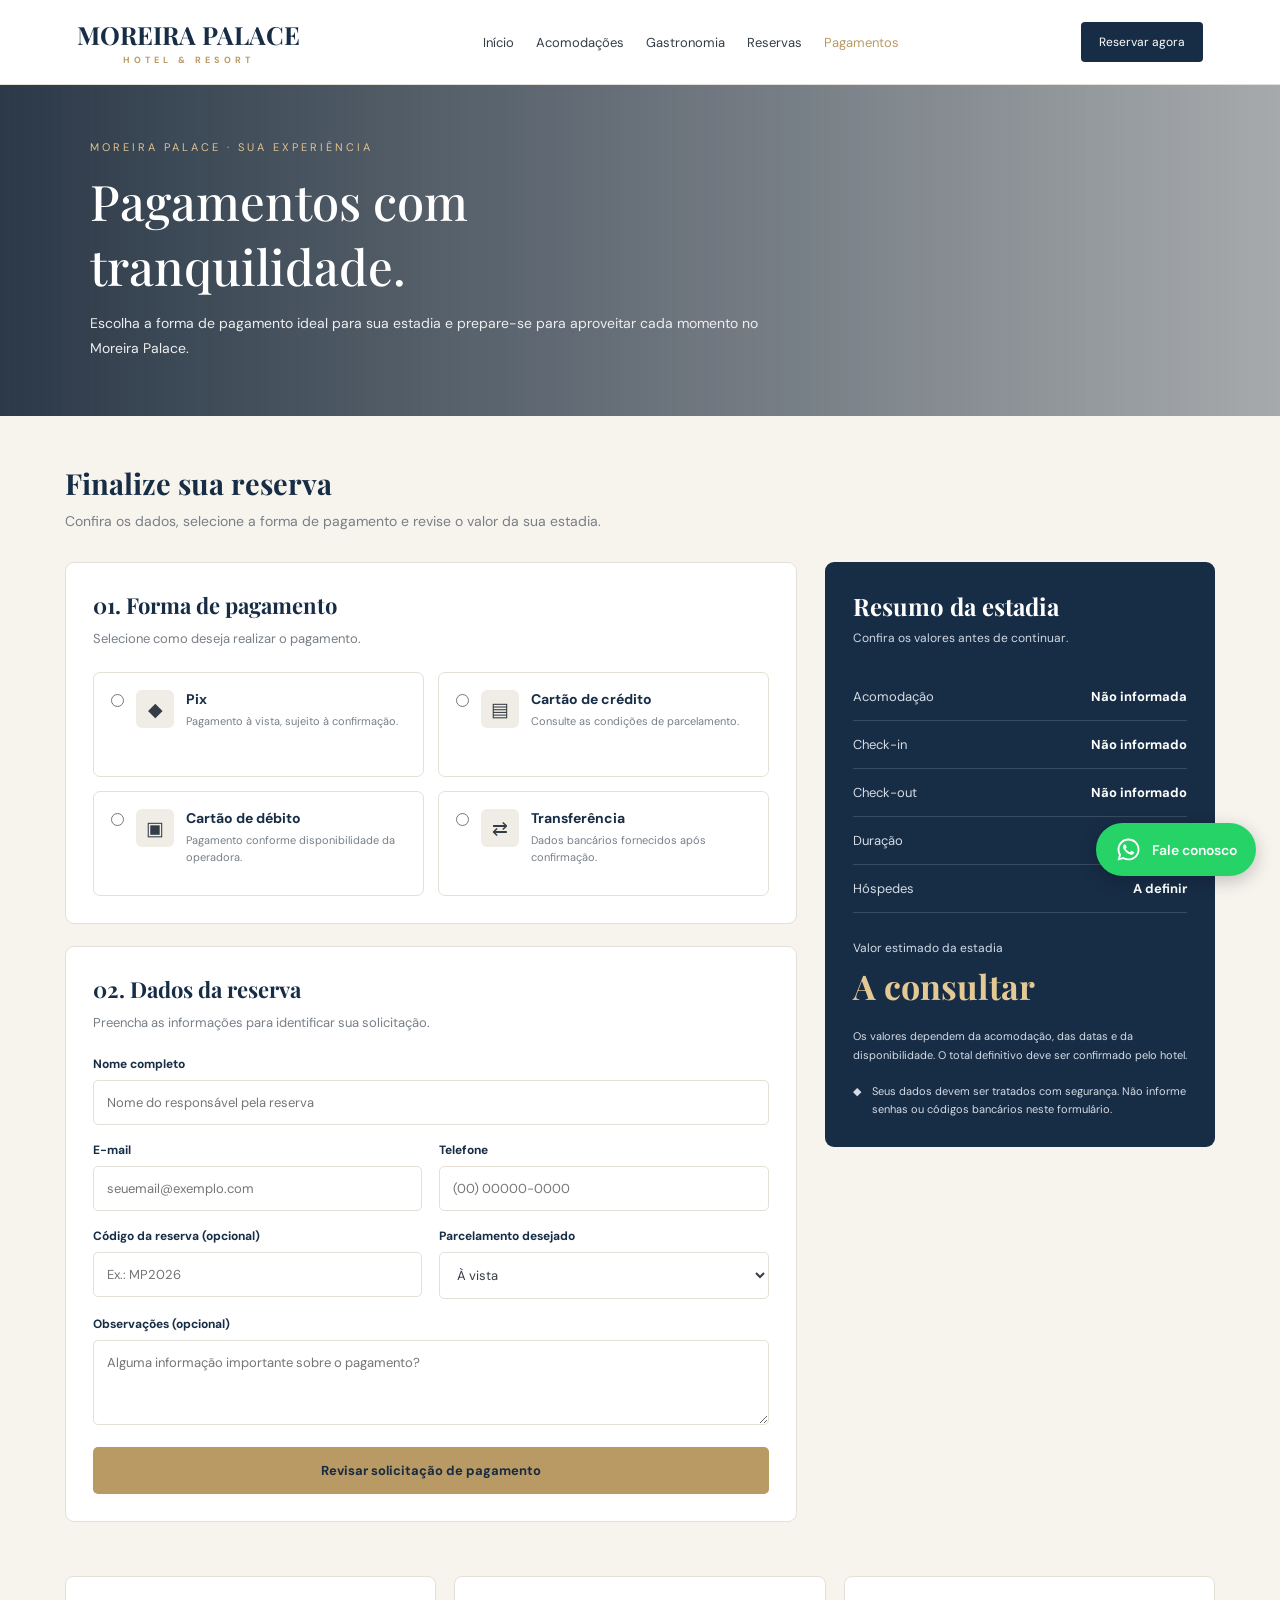
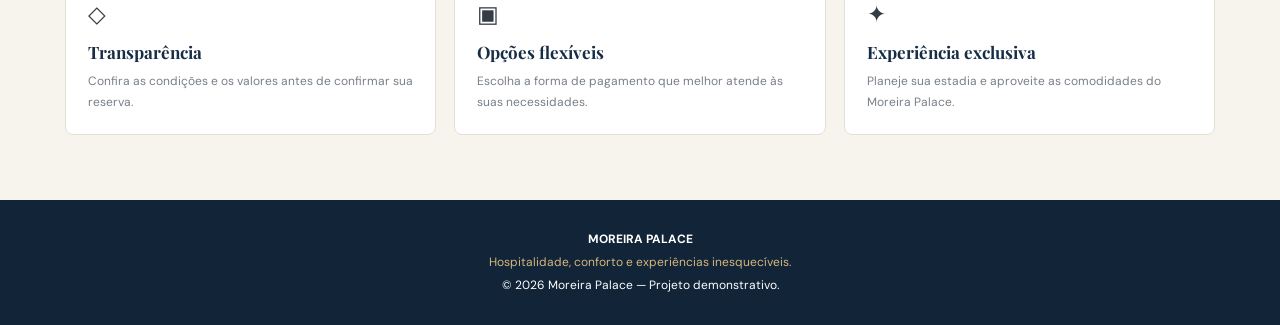
<file: pagamentos.html>
<!DOCTYPE html>
<html lang="pt-BR">
<head>
    <meta charset="UTF-8">
    <meta name="viewport" content="width=device-width, initial-scale=1.0">
    <title>Pagamentos | Moreira Palace</title>

    <link rel="preconnect" href="https://fonts.googleapis.com">
    <link rel="preconnect" href="https://fonts.gstatic.com" crossorigin>
    <link href="https://fonts.googleapis.com/css2?family=DM+Sans:wght@400;500;600;700&family=Playfair+Display:wght@500;600;700&display=swap" rel="stylesheet">

    <style>
        * {
            margin: 0;
            padding: 0;
            box-sizing: border-box;
        }

        :root {
            --azul: #172d46;
            --azul-claro: #29445f;
            --dourado: #b99a65;
            --creme: #f7f4ee;
            --branco: #ffffff;
            --texto: #343c45;
            --cinza: #777f87;
            --borda: #e5e0d7;
        }

        body {
            font-family: 'DM Sans', sans-serif;
            background: var(--creme);
            color: var(--texto);
        }

        a {
            text-decoration: none;
            color: inherit;
        }

        header {
            background: var(--branco);
            padding: 18px 6%;
            display: flex;
            align-items: center;
            justify-content: space-between;
            gap: 25px;
            border-bottom: 1px solid var(--borda);
        }

        .logo {
            color: var(--azul);
            font-family: 'Playfair Display', serif;
            font-size: 25px;
            font-weight: 700;
            white-space: nowrap;
        }

        .logo span {
            display: block;
            color: var(--dourado);
            font-family: 'DM Sans', sans-serif;
            font-size: 9px;
            letter-spacing: 4px;
            text-align: center;
            margin-top: 3px;
        }

        nav {
            display: flex;
            align-items: center;
            justify-content: center;
            flex-wrap: wrap;
            gap: 22px;
            font-size: 13px;
        }

        nav a {
            transition: color .2s;
        }

        nav a:hover,
        nav a.ativo {
            color: var(--dourado);
        }

        .botao-topo {
            background: var(--azul);
            color: white;
            padding: 12px 18px;
            border-radius: 4px;
            font-size: 12px;
            white-space: nowrap;
        }

        .hero {
            min-height: 260px;
            padding: 55px 7%;
            color: white;
            display: flex;
            align-items: center;
            background:
                linear-gradient(90deg, rgba(15, 31, 49, .88), rgba(15, 31, 49, .35)),
                url('https://images.unsplash.com/photo-1542314831-068cd1dbfeeb?auto=format&fit=crop&w=1800&q=85')
                center 55% / cover;
        }

        .hero-conteudo {
            max-width: 680px;
        }

        .etiqueta {
            color: #e0c28f;
            text-transform: uppercase;
            font-size: 11px;
            letter-spacing: 3px;
            margin-bottom: 14px;
        }

        h1, h2, h3 {
            font-family: 'Playfair Display', serif;
        }

        h1 {
            font-size: clamp(34px, 4vw, 49px);
            font-weight: 500;
            margin-bottom: 13px;
        }

        .hero p {
            color: #eeeeee;
            font-size: 14px;
            line-height: 1.8;
        }

        main {
            max-width: 1200px;
            margin: 0 auto;
            padding: 48px 25px 65px;
        }

        .titulo-secao {
            margin-bottom: 28px;
        }

        .titulo-secao h2 {
            font-size: 29px;
            color: var(--azul);
            margin-bottom: 8px;
        }

        .titulo-secao p {
            color: var(--cinza);
            font-size: 14px;
            line-height: 1.7;
        }

        .layout-pagamento {
            display: grid;
            grid-template-columns: minmax(0, 1.5fr) minmax(290px, .8fr);
            gap: 28px;
            align-items: start;
        }

        .painel {
            background: white;
            border: 1px solid var(--borda);
            border-radius: 9px;
            padding: 27px;
            margin-bottom: 22px;
        }

        .painel h3 {
            color: var(--azul);
            font-size: 22px;
            margin-bottom: 8px;
        }

        .descricao {
            font-size: 13px;
            color: var(--cinza);
            line-height: 1.7;
            margin-bottom: 22px;
        }

        .metodos {
            display: grid;
            grid-template-columns: repeat(2, minmax(0, 1fr));
            gap: 14px;
        }

        .metodo {
            display: flex;
            align-items: flex-start;
            gap: 12px;
            padding: 17px;
            border: 1px solid var(--borda);
            border-radius: 7px;
            cursor: pointer;
            transition: .2s;
            min-height: 105px;
        }

        .metodo:hover {
            border-color: var(--dourado);
            background: #fcfaf6;
        }

        .metodo:has(input:checked) {
            border: 1.5px solid var(--dourado);
            background: #fbf8f1;
        }

        .metodo input {
            margin-top: 4px;
            accent-color: var(--azul);
        }

        .icone-metodo {
            width: 38px;
            height: 38px;
            flex-shrink: 0;
            display: grid;
            place-items: center;
            border-radius: 6px;
            background: #f0ede6;
            font-size: 19px;
        }

        .metodo strong {
            display: block;
            color: var(--azul);
            font-size: 14px;
            margin-bottom: 5px;
        }

        .metodo small {
            display: block;
            font-size: 11px;
            color: var(--cinza);
            line-height: 1.5;
        }

        .campos {
            display: grid;
            grid-template-columns: repeat(2, minmax(0, 1fr));
            gap: 17px;
        }

        .campo {
            display: flex;
            flex-direction: column;
            gap: 8px;
        }

        .campo.largo {
            grid-column: 1 / -1;
        }

        .campo label {
            font-size: 12px;
            font-weight: 700;
            color: var(--azul);
        }

        .campo input,
        .campo select,
        .campo textarea {
            width: 100%;
            padding: 13px;
            border: 1px solid var(--borda);
            border-radius: 5px;
            background: white;
            color: var(--texto);
            font-family: inherit;
            font-size: 13px;
            outline: none;
        }

        .campo input:focus,
        .campo select:focus,
        .campo textarea:focus {
            border-color: var(--dourado);
        }

        .campo textarea {
            resize: vertical;
            min-height: 85px;
        }

        .resumo {
            position: sticky;
            top: 20px;
            background: var(--azul);
            color: white;
            border-radius: 9px;
            padding: 28px;
        }

        .resumo h3 {
            font-size: 24px;
            margin-bottom: 7px;
        }

        .resumo .subtitulo {
            font-size: 12px;
            color: #d0d9e2;
            margin-bottom: 25px;
            line-height: 1.6;
        }

        .linha-resumo {
            display: flex;
            justify-content: space-between;
            gap: 15px;
            padding: 15px 0;
            border-bottom: 1px solid #ffffff25;
            font-size: 13px;
        }

        .linha-resumo span:first-child {
            color: #d5dce4;
        }

        .linha-resumo strong {
            text-align: right;
        }

        .total {
            padding-top: 22px;
            margin-top: 5px;
        }

        .total span {
            display: block;
            color: #d5dce4;
            font-size: 12px;
            margin-bottom: 7px;
        }

        .total strong {
            font-family: 'Playfair Display', serif;
            font-size: 34px;
            color: #e5c995;
        }

        .nota {
            font-size: 11px;
            color: #d5dce4;
            line-height: 1.7;
            margin-top: 18px;
        }

        .botao {
            width: 100%;
            margin-top: 22px;
            padding: 15px;
            border: none;
            border-radius: 5px;
            background: var(--dourado);
            color: #182b40;
            font-family: inherit;
            font-weight: 700;
            font-size: 13px;
            cursor: pointer;
            transition: .2s;
        }

        .botao:hover {
            background: #d0b27e;
            transform: translateY(-1px);
        }

        .seguranca {
            display: flex;
            gap: 11px;
            align-items: flex-start;
            margin-top: 17px;
            font-size: 11px;
            line-height: 1.7;
            color: #d5dce4;
        }

        .beneficios {
            display: grid;
            grid-template-columns: repeat(3, minmax(0, 1fr));
            gap: 18px;
            margin-top: 32px;
        }

        .beneficio {
            padding: 22px;
            background: white;
            border: 1px solid var(--borda);
            border-radius: 8px;
        }

        .beneficio .simbolo {
            font-size: 23px;
            margin-bottom: 12px;
        }

        .beneficio h3 {
            color: var(--azul);
            font-size: 17px;
            margin-bottom: 8px;
        }

        .beneficio p {
            font-size: 12px;
            color: var(--cinza);
            line-height: 1.7;
        }

        .aviso {
            display: none;
            padding: 14px;
            margin-top: 18px;
            background: #f4f0e6;
            color: var(--azul);
            border: 1px solid var(--dourado);
            border-radius: 5px;
            font-size: 13px;
            line-height: 1.6;
        }

        footer {
            background: #112438;
            color: white;
            text-align: center;
            padding: 28px 20px;
            font-size: 12px;
            line-height: 1.9;
        }

        footer span {
            color: #d6b77e;
        }

        @media (max-width: 900px) {
            header {
                flex-wrap: wrap;
            }

            nav {
                order: 3;
                width: 100%;
                gap: 15px;
            }

            .layout-pagamento {
                grid-template-columns: 1fr;
            }

            .resumo {
                position: static;
            }
        }

        @media (max-width: 600px) {
            header {
                padding: 16px 5%;
            }

            .logo {
                font-size: 21px;
            }

            .botao-topo {
                padding: 10px;
                font-size: 11px;
            }

            nav {
                gap: 12px;
                font-size: 12px;
            }

            .hero {
                min-height: 240px;
                padding: 40px 6%;
            }

            main {
                padding: 32px 15px 45px;
            }

            .painel,
            .resumo {
                padding: 20px;
            }

            .metodos,
            .campos {
                grid-template-columns: 1fr;
            }

            .campo.largo {
                grid-column: auto;
            }

            .beneficios {
                grid-template-columns: 1fr;
            }

            .titulo-secao h2 {
                font-size: 25px;
            }
        }
    </style>
</head>

<body>

<header>
    <a href="index.html" class="logo">
        MOREIRA PALACE
        <span>HOTEL & RESORT</span>
    </a>

    <nav>
        <a href="index.html">Início</a>
        <a href="acomodacoes.html">Acomodações</a>
        <a href="gastronomia.html">Gastronomia</a>
        <a href="reservas.html">Reservas</a>
        <a href="pagamentos.html" class="ativo">Pagamentos</a>
    </nav>

    <a href="reservas.html" class="botao-topo">Reservar agora</a>
</header>

<section class="hero">
    <div class="hero-conteudo">
        <div class="etiqueta">Moreira Palace · Sua experiência</div>
        <h1>Pagamentos com tranquilidade.</h1>
        <p>
            Escolha a forma de pagamento ideal para sua estadia
            e prepare-se para aproveitar cada momento no Moreira Palace.
        </p>
    </div>
</section>

<main>
    <div class="titulo-secao">
        <h2>Finalize sua reserva</h2>
        <p>Confira os dados, selecione a forma de pagamento e revise o valor da sua estadia.</p>
    </div>

    <form id="formPagamento">
        <div class="layout-pagamento">

            <div class="coluna-formulario">

                <section class="painel">
                    <h3>01. Forma de pagamento</h3>
                    <p class="descricao">
                        Selecione como deseja realizar o pagamento.
                    </p>

                    <div class="metodos">
                        <label class="metodo">
                            <input type="radio" name="metodo" value="Pix" required>
                            <span class="icone-metodo">◆</span>
                            <span>
                                <strong>Pix</strong>
                                <small>Pagamento à vista, sujeito à confirmação.</small>
                            </span>
                        </label>

                        <label class="metodo">
                            <input type="radio" name="metodo" value="Cartão de crédito">
                            <span class="icone-metodo">▤</span>
                            <span>
                                <strong>Cartão de crédito</strong>
                                <small>Consulte as condições de parcelamento.</small>
                            </span>
                        </label>

                        <label class="metodo">
                            <input type="radio" name="metodo" value="Cartão de débito">
                            <span class="icone-metodo">▣</span>
                            <span>
                                <strong>Cartão de débito</strong>
                                <small>Pagamento conforme disponibilidade da operadora.</small>
                            </span>
                        </label>

                        <label class="metodo">
                            <input type="radio" name="metodo" value="Transferência bancária">
                            <span class="icone-metodo">⇄</span>
                            <span>
                                <strong>Transferência</strong>
                                <small>Dados bancários fornecidos após confirmação.</small>
                            </span>
                        </label>
                    </div>
                </section>

                <section class="painel">
                    <h3>02. Dados da reserva</h3>
                    <p class="descricao">
                        Preencha as informações para identificar sua solicitação.
                    </p>

                    <div class="campos">
                        <div class="campo largo">
                            <label for="nome">Nome completo</label>
                            <input type="text" id="nome" placeholder="Nome do responsável pela reserva" required>
                        </div>

                        <div class="campo">
                            <label for="email">E-mail</label>
                            <input type="email" id="email" placeholder="seuemail@exemplo.com" required>
                        </div>

                        <div class="campo">
                            <label for="telefone">Telefone</label>
                            <input type="tel" id="telefone" placeholder="(00) 00000-0000" required>
                        </div>

                        <div class="campo">
                            <label for="codigo">Código da reserva (opcional)</label>
                            <input type="text" id="codigo" placeholder="Ex.: MP2026">
                        </div>

                        <div class="campo">
                            <label for="parcelas">Parcelamento desejado</label>
                            <select id="parcelas">
                                <option value="1">À vista</option>
                                <option value="2">2 vezes</option>
                                <option value="3">3 vezes</option>
                                <option value="6">6 vezes</option>
                                <option value="10">10 vezes</option>
                                <option value="12">12 vezes</option>
                            </select>
                        </div>

                        <div class="campo largo">
                            <label for="observacoes">Observações (opcional)</label>
                            <textarea id="observacoes" placeholder="Alguma informação importante sobre o pagamento?"></textarea>
                        </div>
                    </div>

                    <div class="aviso" id="aviso"></div>

                    <button type="submit" class="botao">
                        Revisar solicitação de pagamento
                    </button>
                </section>
            </div>

            <aside class="resumo">
                <h3>Resumo da estadia</h3>
                <p class="subtitulo">
                    Confira os valores antes de continuar.
                </p>

                <div class="linha-resumo">
                    <span>Acomodação</span>
                    <strong id="tipoQuarto">Não informada</strong>
                </div>

                <div class="linha-resumo">
                    <span>Check-in</span>
                    <strong id="entrada">Não informado</strong>
                </div>

                <div class="linha-resumo">
                    <span>Check-out</span>
                    <strong id="saida">Não informado</strong>
                </div>

                <div class="linha-resumo">
                    <span>Duração</span>
                    <strong id="noites">A definir</strong>
                </div>

                <div class="linha-resumo">
                    <span>Hóspedes</span>
                    <strong id="hospedes">A definir</strong>
                </div>

                <div class="total">
                    <span>Valor estimado da estadia</span>
                    <strong id="valorTotal">A consultar</strong>
                </div>

                <p class="nota">
                    Os valores dependem da acomodação, das datas e da disponibilidade.
                    O total definitivo deve ser confirmado pelo hotel.
                </p>

                <div class="seguranca">
                    <span>◆</span>
                    <span>Seus dados devem ser tratados com segurança. Não informe senhas ou códigos bancários neste formulário.</span>
                </div>
            </aside>
        </div>
    </form>

    <section class="beneficios">
        <article class="beneficio">
            <div class="simbolo">◇</div>
            <h3>Transparência</h3>
            <p>Confira as condições e os valores antes de confirmar sua reserva.</p>
        </article>

        <article class="beneficio">
            <div class="simbolo">▣</div>
            <h3>Opções flexíveis</h3>
            <p>Escolha a forma de pagamento que melhor atende às suas necessidades.</p>
        </article>

        <article class="beneficio">
            <div class="simbolo">✦</div>
            <h3>Experiência exclusiva</h3>
            <p>Planeje sua estadia e aproveite as comodidades do Moreira Palace.</p>
        </article>
    </section>
</main>

<footer>
    <strong>MOREIRA PALACE</strong><br>
    <span>Hospitalidade, conforto e experiências inesquecíveis.</span><br>
    © 2026 Moreira Palace — Projeto demonstrativo.
</footer>

<script>
    const form = document.getElementById('formPagamento');
    const aviso = document.getElementById('aviso');

    function obterParametro(nome) {
        return new URLSearchParams(window.location.search).get(nome);
    }

    function formatarData(data) {
        if (!data) return 'Não informado';

        // Aceita datas no formato YYYY-MM-DD.
        const partes = data.split('-');

        if (partes.length === 3) {
            return `${partes[2]}/${partes[1]}/${partes[0]}`;
        }

        return data;
    }

    function carregarResumo() {
        const quarto = obterParametro('quarto');
        const entrada = obterParametro('entrada') || obterParametro('checkin');
        const saida = obterParametro('saida') || obterParametro('checkout');
        const adultos = obterParametro('adultos');
        const criancas = obterParametro('criancas');

        if (quarto) {
            document.getElementById('tipoQuarto').textContent = quarto;
        }

        document.getElementById('entrada').textContent = formatarData(entrada);
        document.getElementById('saida').textContent = formatarData(saida);

        if (adultos || criancas) {
            document.getElementById('hospedes').textContent =
                `${adultos || 0} adulto(s), ${criancas || 0} criança(s)`;
        }

        if (entrada && saida) {
            const dataEntrada = new Date(entrada + 'T12:00:00');
            const dataSaida = new Date(saida + 'T12:00:00');
            const diferenca = Math.round(
                (dataSaida - dataEntrada) / (1000 * 60 * 60 * 24)
            );

            if (diferenca > 0) {
                document.getElementById('noites').textContent =
                    `${diferenca} noite(s)`;
            } else {
                document.getElementById('noites').textContent =
                    'Verifique as datas';
            }
        }
    }

    carregarResumo();

    form.addEventListener('submit', function(evento) {
        evento.preventDefault();

        const metodo = document.querySelector('input[name="metodo"]:checked');

        if (!metodo) {
            aviso.style.display = 'block';
            aviso.textContent = 'Selecione uma forma de pagamento para continuar.';
            return;
        }

        const parcelas = document.getElementById('parcelas').value;

        aviso.style.display = 'block';
        aviso.textContent =
            `Solicitação preenchida! Forma escolhida: ${metodo.value}. ` +
            `Parcelamento desejado: ${parcelas} vez(es). ` +
            'Este site é demonstrativo: nenhum pagamento foi realizado. ' +
            'Para receber pagamentos reais, será necessário integrar um serviço de pagamento seguro.';
        
        aviso.scrollIntoView({ behavior: 'smooth', block: 'center' });
    });
</script>

<!-- BOTÃO FLUTUANTE DO WHATSAPP -->
<a
  href="https://wa.me/5551999999999?text=Ol%C3%A1%21%20Gostaria%20de%20mais%20informa%C3%A7%C3%B5es%20sobre%20o%20Moreira%20Palace."
  class="whatsapp-float"
  target="_blank"
  rel="noopener noreferrer"
  aria-label="Fale com o Moreira Palace pelo WhatsApp"
  title="Fale conosco pelo WhatsApp"
>
  <svg viewBox="0 0 32 32" aria-hidden="true">
    <path fill="currentColor" d="M16.02 3C8.85 3 3.02 8.81 3.02 15.97c0 2.29.6 4.53 1.74 6.5L3 29l6.7-1.75a13 13 0 0 0 6.31 1.61h.01c7.17 0 13-5.82 13-12.98A12.92 12.92 0 0 0 25.2 6.7 12.91 12.91 0 0 0 16.02 3Zm0 23.66h-.01a10.8 10.8 0 0 1-5.5-1.5l-.39-.23-3.98 1.04 1.06-3.87-.25-.4a10.73 10.73 0 0 1-1.65-5.73c0-5.93 4.83-10.76 10.77-10.76a10.7 10.7 0 0 1 7.61 3.15 10.7 10.7 0 0 1 3.15 7.61c0 5.93-4.83 10.76-10.81 10.76Zm5.9-8.06c-.32-.16-1.9-.94-2.2-1.05-.3-.11-.51-.16-.73.16-.22.32-.84 1.05-1.03 1.27-.19.21-.38.24-.7.08-.32-.16-1.35-.5-2.57-1.59-.95-.84-1.59-1.88-1.78-2.2-.19-.32-.02-.49.14-.65.14-.14.32-.38.48-.57.16-.19.21-.32.32-.54.11-.22.05-.4-.03-.56-.08-.16-.73-1.75-1-2.4-.26-.63-.53-.55-.73-.56h-.62c-.22 0-.57.08-.87.4-.3.32-1.14 1.1-1.14 2.67s1.17 3.09 1.33 3.3c.16.22 2.3 3.51 5.58 4.92.78.34 1.39.55 1.86.7.78.25 1.49.22 2.05.13.63-.1 1.9-.78 2.17-1.54.27-.76.27-1.41.19-1.54-.08-.14-.29-.22-.61-.38Z"/>
  </svg>
  <span>Fale conosco</span>
</a>

<style>
  .whatsapp-float {
    position: fixed;
    right: 24px;
    bottom: 24px;
    z-index: 9999;
    display: flex;
    align-items: center;
    gap: 10px;
    padding: 13px 19px;
    background: #25D366;
    color: #fff;
    text-decoration: none;
    border-radius: 50px;
    box-shadow: 0 5px 18px rgba(0, 0, 0, 0.22);
    font-family: "DM Sans", Arial, sans-serif;
    font-size: 14px;
    font-weight: 600;
    transition: transform 0.25s ease, box-shadow 0.25s ease;
  }

  .whatsapp-float:hover {
    transform: translateY(-4px);
    box-shadow: 0 8px 24px rgba(0, 0, 0, 0.28);
  }

  .whatsapp-float svg {
    width: 27px;
    height: 27px;
    flex-shrink: 0;
  }

  @media (max-width: 600px) {
    .whatsapp-float {
      right: 16px;
      bottom: 16px;
      padding: 13px;
    }

    .whatsapp-float span {
      display: none;
    }

    .whatsapp-float svg {
      width: 30px;
      height: 30px;
    }
  }
</style>

</body>
</html>
</file>
